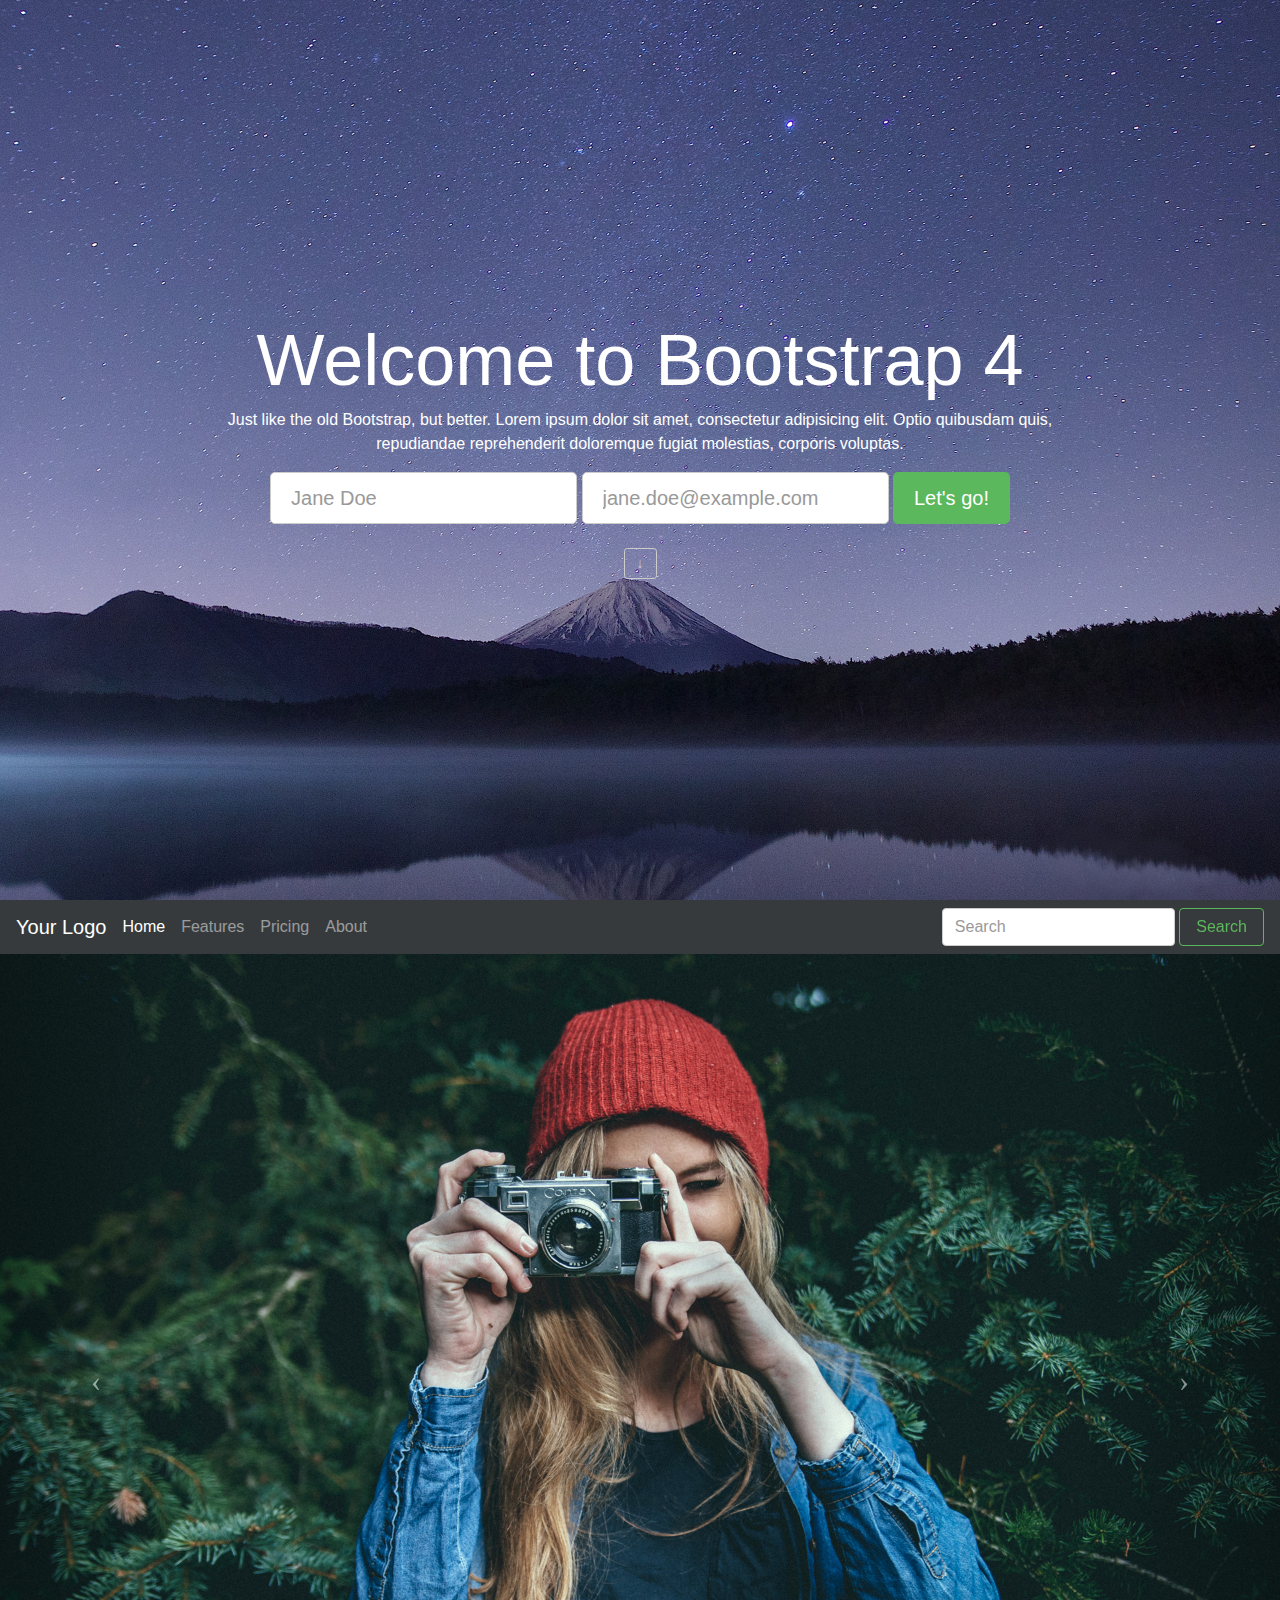
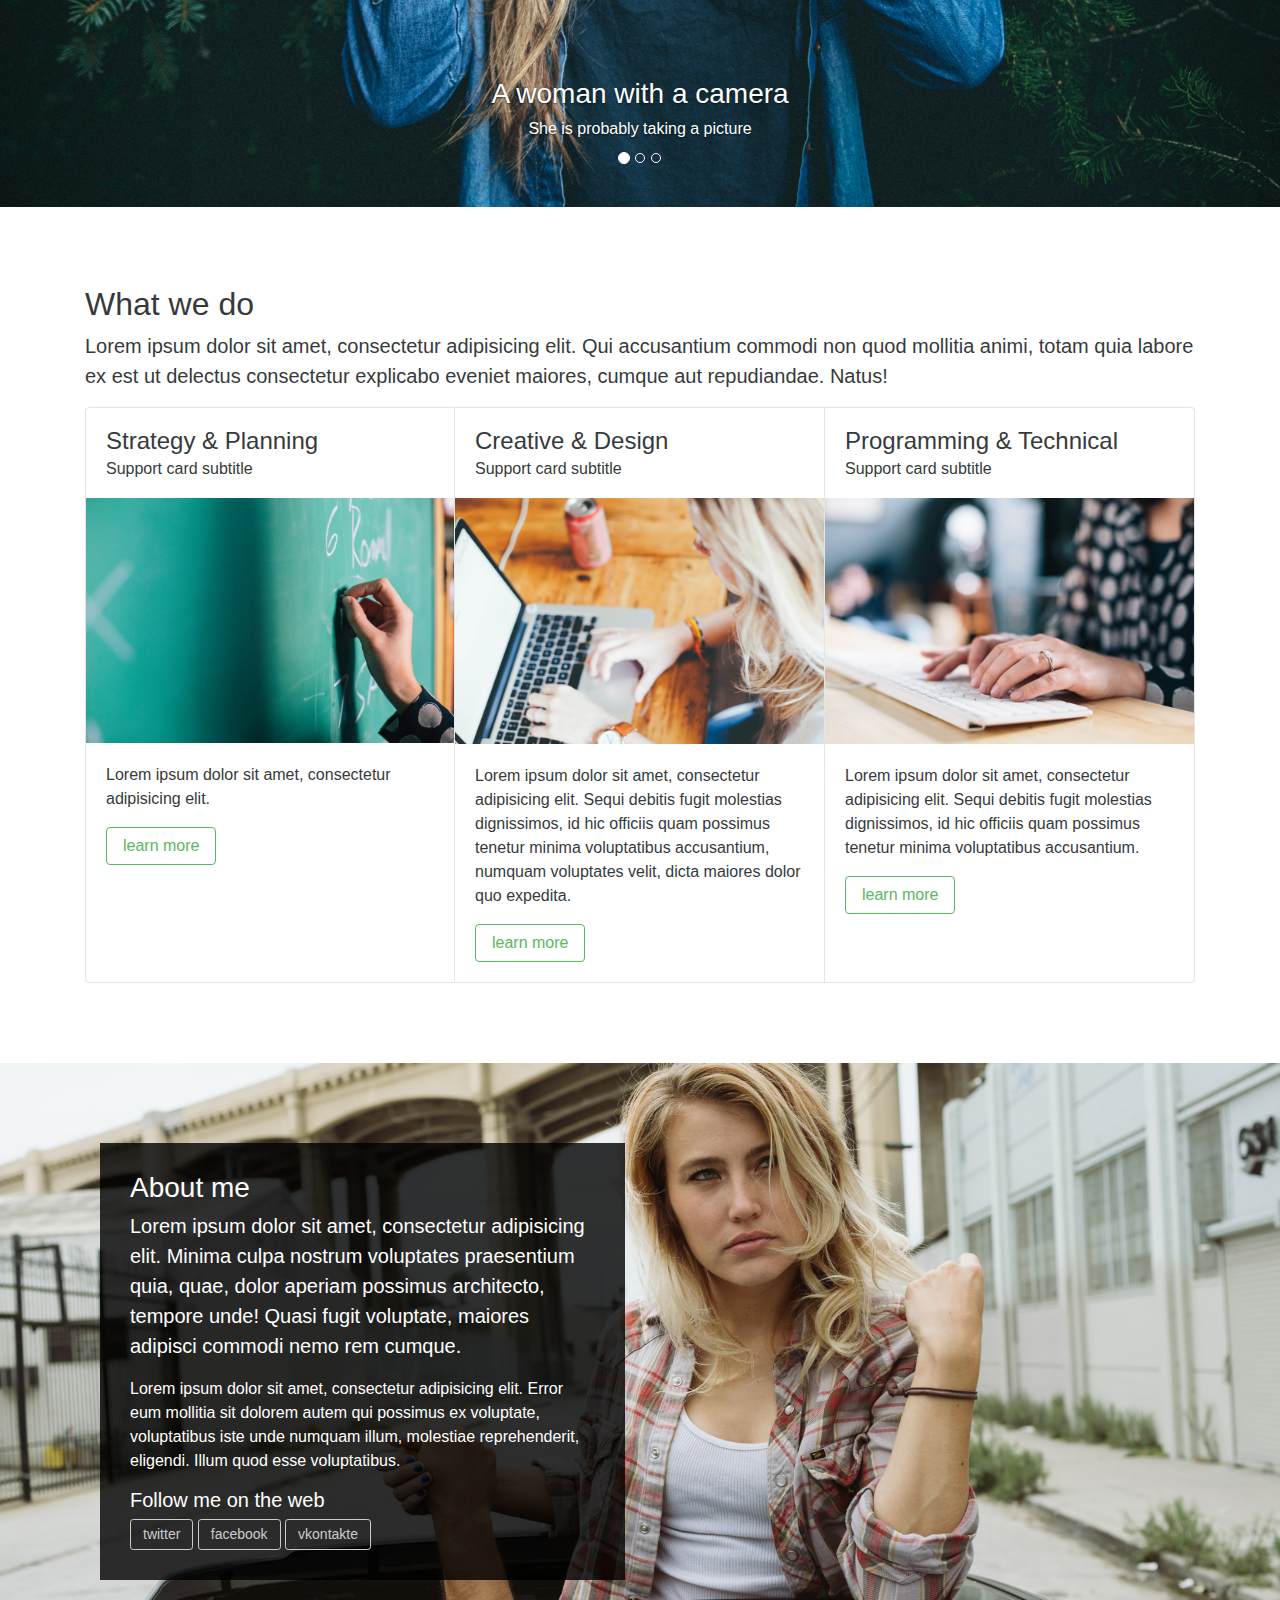
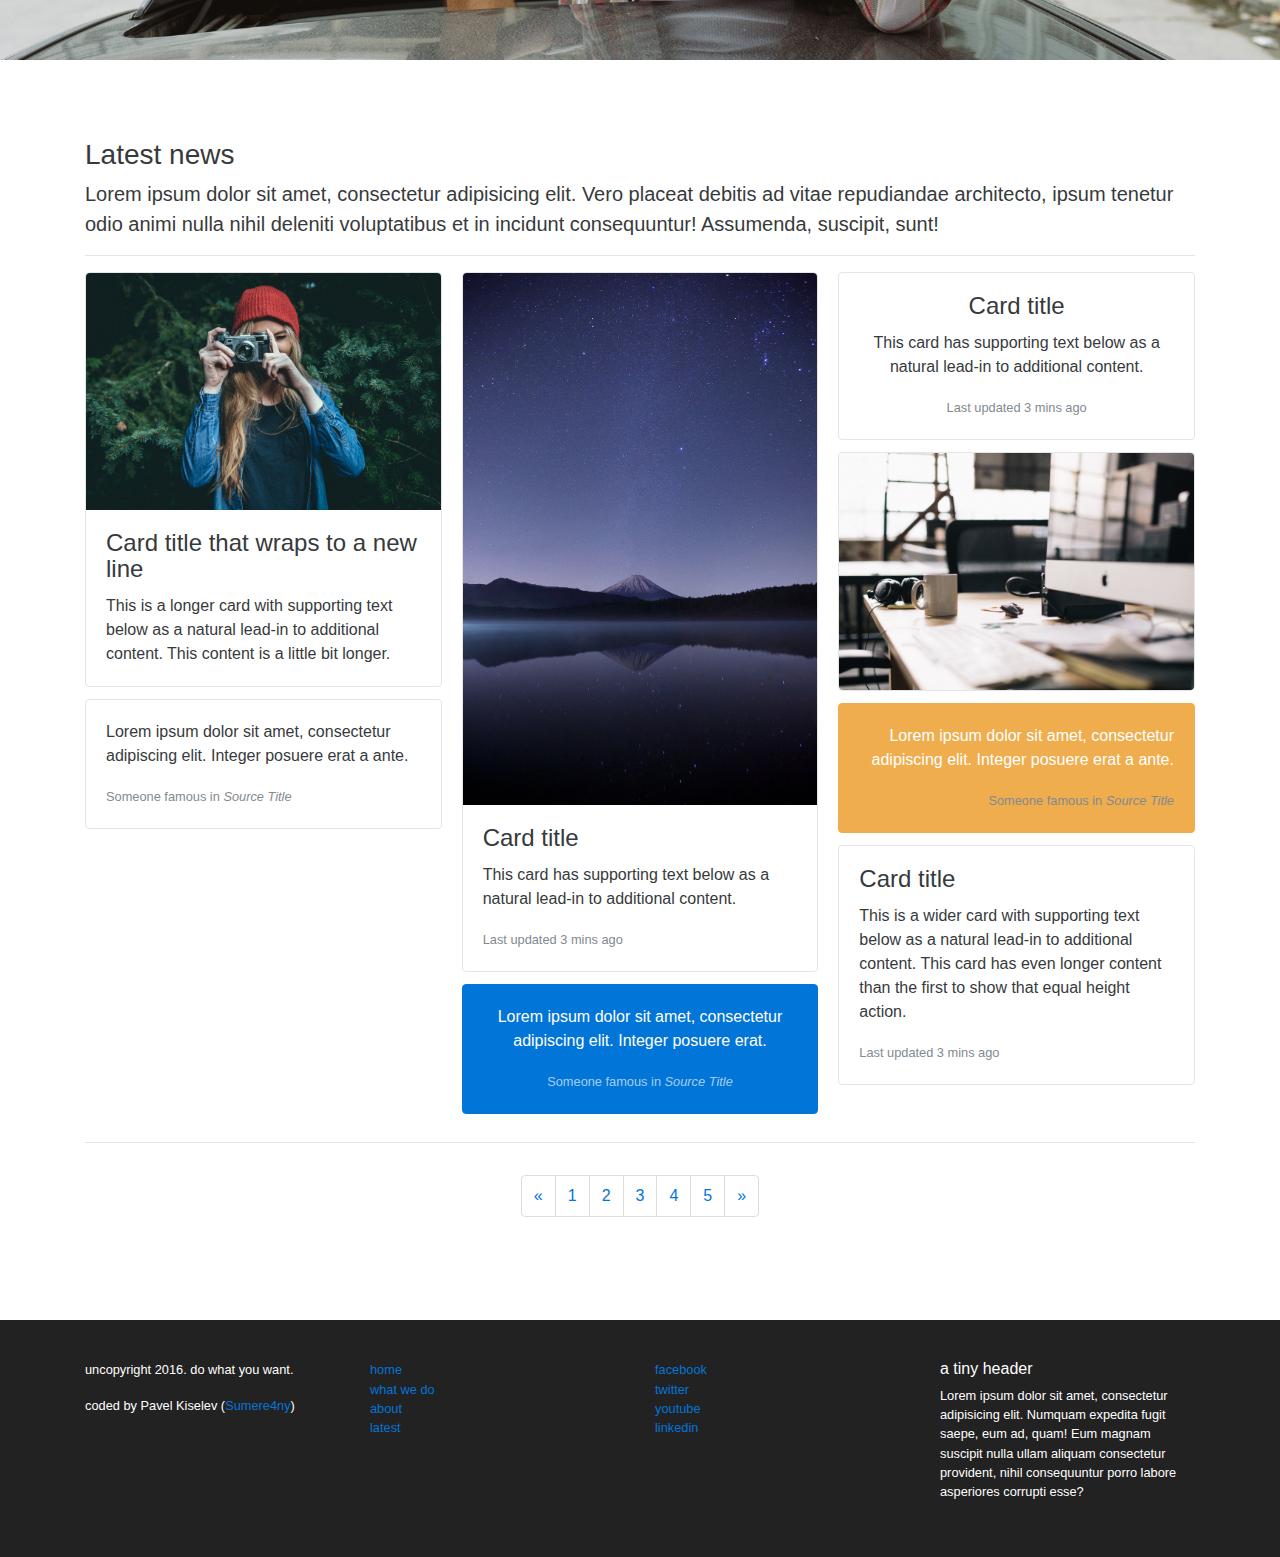
<file: codecollege-site-01/index.html>
<!DOCTYPE html>
<html lang="en">
  <head>
    <!-- Required meta tags always come first -->
    <meta charset="utf-8">
    <meta name="viewport" content="width=device-width, initial-scale=1, shrink-to-fit=no">
    <meta http-equiv="x-ua-compatible" content="ie=edge">

    <!-- Bootstrap CSS -->
    <link rel="stylesheet" href="assets/bootstrap.min.css">

    <!-- Custom CSS -->
    <link rel="stylesheet" href="assets/styles.css">

  </head>
  <body>

    <section id="cover">
        <div id="cover-caption">
            <div class="container">
                <div class="col-sm-10 col-sm-offset-1">
                    <h1 class="display-3">Welcome to Bootstrap 4</h1>
                    <p>Just like the old Bootstrap, but better. Lorem ipsum dolor sit amet, consectetur adipisicing elit. Optio quibusdam quis, repudiandae reprehenderit doloremque fugiat molestias, corporis voluptas.</p>

                    <form action="" class="form-inline">
                        <div class="form-group">
                            <label class="sr-only">Name</label>
                            <input type="text" class="form-control form-control-lg" placeholder="Jane Doe">
                        </div>
                        <div class="form-group">
                            <label class="sr-only">Email</label>
                            <input type="text" class="form-control form-control-lg" placeholder="jane.doe@example.com">
                        </div>
                        <button type="submit" class="btn btn-success btn-lg">Let's go!</button>
                    </form>

                    <br>

                    <a href="#nav-main" class="btn btn-secondary-outline btn-sm" role="button">&darr;</a>
                </div>
            </div>
        </div>
    </section>

    <nav class="navbar navbar-dark bg-inverse navbar-full" id="nav-main">
        <a class="navbar-brand" href="#">Your Logo</a>
        <ul class="nav navbar-nav">
            <li class="nav-item active">
                <a class="nav-link" href="#">Home <span class="sr-only">(current)</span></a>
            </li>
            <li class="nav-item">
                <a class="nav-link" href="#">Features</a>
            </li>
            <li class="nav-item">
                <a class="nav-link" href="#">Pricing</a>
            </li>
            <li class="nav-item">
                <a class="nav-link" href="#">About</a>
            </li>
        </ul>
        <form class="form-inline pull-xs-right">
            <input class="form-control" type="text" placeholder="Search">
            <button class="btn btn-success-outline" type="submit">Search</button>
        </form>
    </nav>

    <section id="carousel">
        <div id="carousel-home" class="carousel slide" data-ride="carousel">
            <ol class="carousel-indicators">
                <li data-target="#carousel-home" data-slide-to="0" class="active"></li>
                <li data-target="#carousel-home" data-slide-to="1"></li>
                <li data-target="#carousel-home" data-slide-to="2"></li>
            </ol>
            <div class="carousel-inner" role="listbox">
                <div class="carousel-item active">
                    <img src="img/woman-camera.jpg" alt="Woman taking picture with a camera">

                    <div class="carousel-caption">
                        <h3>A woman with a camera</h3>
                        <p>She is probably taking a picture</p>
                    </div>
                </div>
                <div class="carousel-item">
                    <img src="img/spiderweb.jpg" alt="A wet spiderweb">

                    <div class="carousel-caption">
                        <h3>Down came the rain</h3>
                        <p>And washed the spider out</p>
                    </div>
                </div>
                <div class="carousel-item">
                    <img src="img/hearthand.jpg" alt="Two hands making a heart">

                    <div class="carousel-caption">
                        <h3>Making love</h3>
                        <p>With their hands...</p>
                    </div>
                </div>
            </div>
            <a class="left carousel-control" href="#carousel-home" role="button" data-slide="prev">
                <span class="icon-prev" aria-hidden="true"></span>
                <span class="sr-only">Previous</span>
            </a>
            <a class="right carousel-control" href="#carousel-home" role="button" data-slide="next">
                <span class="icon-next" aria-hidden="true"></span>
                <span class="sr-only">Next</span>
            </a>
        </div>
    </section>

    <section id="what-we-do">
         <div class="section-content">
             <div class="container">
                 <h2>What we do</h2>
                 <p class="lead">Lorem ipsum dolor sit amet, consectetur adipisicing elit. Qui accusantium commodi non quod mollitia animi, totam quia labore ex est ut delectus consectetur explicabo eveniet maiores, cumque aut repudiandae. Natus!</p>

                 <div class="row">
                     <div class="col-sm-12">
                         <div class="card-group">
                             <div class="card">
                                 <div class="card-block">
                                     <h4 class="card-title">Strategy &amp; Planning</h4>
                                     <h6 class="card-subtitle">Support card subtitle</h6>
                                 </div>
                                 <img src="img/chalkboard.jpg" alt="a chalkboard">
                                 <div class="card-block">
                                     <p class="card-text">Lorem ipsum dolor sit amet, consectetur adipisicing elit.</p>
                                     <button type="button" class="btn btn-success-outline" data-toggle="modal" data-target="#myModal">learn more</button>
                                 </div>
                             </div>

                             <div class="card">
                                 <div class="card-block">
                                     <h4 class="card-title">Creative &amp; Design</h4>
                                     <h6 class="card-subtitle">Support card subtitle</h6>
                                 </div>
                                 <img src="img/working.jpg" alt="working on a laptop">
                                 <div class="card-block">
                                     <p class="card-text">Lorem ipsum dolor sit amet, consectetur adipisicing elit. Sequi debitis fugit molestias dignissimos, id hic officiis quam possimus tenetur minima voluptatibus accusantium, numquam voluptates velit, dicta maiores dolor quo expedita.</p>
                                     <button type="button" class="btn btn-success-outline" data-toggle="modal" data-target="#myModal">learn more</button>
                                 </div>
                             </div>

                             <div class="card">
                                 <div class="card-block">
                                     <h4 class="card-title">Programming &amp; Technical</h4>
                                     <h6 class="card-subtitle">Support card subtitle</h6>
                                 </div>
                                 <img src="img/programming.jpg" alt="fingers typing on a keyboard">
                                 <div class="card-block">
                                     <p class="card-text">Lorem ipsum dolor sit amet, consectetur adipisicing elit. Sequi debitis fugit molestias dignissimos, id hic officiis quam possimus tenetur minima voluptatibus accusantium.</p>
                                     <button type="button" class="btn btn-success-outline" data-toggle="modal" data-target="#myModal">learn more</button>
                                 </div>
                             </div>
                         </div>
                     </div>
                 </div>
             </div>
         </div>
    </section>

    <section id="about">
        <div class="section-content">
            <div class="container">
                <div class="col-md-6">
                    <div class="about-text">
                        <h3>About me</h3>
                        <p class="lead">Lorem ipsum dolor sit amet, consectetur adipisicing elit. Minima culpa nostrum voluptates praesentium quia, quae, dolor aperiam possimus architecto, tempore unde! Quasi fugit voluptate, maiores adipisci commodi nemo rem cumque.</p>
                        <p>Lorem ipsum dolor sit amet, consectetur adipisicing elit. Error eum mollitia sit dolorem autem qui possimus ex voluptate, voluptatibus iste unde numquam illum, molestiae reprehenderit, eligendi. Illum quod esse voluptatibus.</p>

                        <h5>Follow me on the web</h5>
                        <a href="" class="btn btn-sm btn-secondary-outline">twitter</a>
                        <a href="" class="btn btn-sm btn-secondary-outline">facebook</a>
                        <a href="" class="btn btn-sm btn-secondary-outline">vkontakte</a>
                    </div>
                </div>
            </div>
        </div>
    </section>

    <section id="news">
        <div class="section-content">
            <div class="container">

                <h3>Latest news</h3>
                <p class="lead">Lorem ipsum dolor sit amet, consectetur adipisicing elit. Vero placeat debitis ad vitae repudiandae architecto, ipsum tenetur odio animi nulla nihil deleniti voluptatibus et in incidunt consequuntur! Assumenda, suscipit, sunt!</p>

                <hr>

                <div class="row">
                    <div class="col-sm-12">

                        <div class="card-columns">
                            <div class="card">
                                <img class="card-img-top" src="img/woman-camera.jpg" alt="woman with a camera">
                                <div class="card-block">
                                    <h4 class="card-title">Card title that wraps to a new line</h4>
                                    <p class="card-text">This is a longer card with supporting text below as a natural lead-in to additional content. This content is a little bit longer.</p>
                                </div>
                            </div>
                            <div class="card card-block">
                                <blockquote class="card-blockquote">
                                    <p>Lorem ipsum dolor sit amet, consectetur adipiscing elit. Integer posuere erat a ante.</p>
                                    <footer>
                                        <small class="text-muted">
                                        Someone famous in <cite title="Source Title">Source Title</cite>
                                        </small>
                                    </footer>
                                </blockquote>
                            </div>
                            <div class="card">
                                <img class="card-img-top" src="img/stars.jpg" alt="landscape photography of stars">
                                <div class="card-block">
                                    <h4 class="card-title">Card title</h4>
                                    <p class="card-text">This card has supporting text below as a natural lead-in to additional content.</p>
                                    <p class="card-text"><small class="text-muted">Last updated 3 mins ago</small></p>
                                </div>
                            </div>
                            <div class="card card-block card-inverse card-primary text-xs-center">
                                <blockquote class="card-blockquote">
                                    <p>Lorem ipsum dolor sit amet, consectetur adipiscing elit. Integer posuere erat.</p>
                                    <footer>
                                        <small>
                                        Someone famous in <cite title="Source Title">Source Title</cite>
                                        </small>
                                    </footer>
                                </blockquote>
                            </div>
                            <div class="card card-block text-xs-center">
                                <h4 class="card-title">Card title</h4>
                                <p class="card-text">This card has supporting text below as a natural lead-in to additional content.</p>
                                <p class="card-text"><small class="text-muted">Last updated 3 mins ago</small></p>
                            </div>
                            <div class="card">
                                <img class="card-img" src="img/computer.jpg" alt="A desktop with a computer on it">
                            </div>
                            <div class="card card-block text-xs-right card-warning card-inverse">
                                <blockquote class="card-blockquote">
                                    <p>Lorem ipsum dolor sit amet, consectetur adipiscing elit. Integer posuere erat a ante.</p>
                                    <footer>
                                        <small class="text-muted">
                                        Someone famous in <cite title="Source Title">Source Title</cite>
                                        </small>
                                    </footer>
                                </blockquote>
                            </div>
                            <div class="card card-block">
                                <h4 class="card-title">Card title</h4>
                                <p class="card-text">This is a wider card with supporting text below as a natural lead-in to additional content. This card has even longer content than the first to show that equal height action.</p>
                                <p class="card-text"><small class="text-muted">Last updated 3 mins ago</small></p>
                            </div>
                        </div>

                        <hr>

                        <nav class="text-xs-center">
                            <ul class="pagination">
                                <li class="page-item">
                                    <a class="page-link" href="#" aria-label="Previous">
                                        <span aria-hidden="true">&laquo;</span>
                                        <span class="sr-only">Previous</span>
                                    </a>
                                </li>
                                <li class="page-item"><a class="page-link" href="#">1</a></li>
                                <li class="page-item"><a class="page-link" href="#">2</a></li>
                                <li class="page-item"><a class="page-link" href="#">3</a></li>
                                <li class="page-item"><a class="page-link" href="#">4</a></li>
                                <li class="page-item"><a class="page-link" href="#">5</a></li>
                                <li class="page-item">
                                    <a class="page-link" href="#" aria-label="Next">
                                        <span aria-hidden="true">&raquo;</span>
                                        <span class="sr-only">Next</span>
                                    </a>
                                </li>
                            </ul>
                        </nav>

                    </div>
                </div>

            </div>
        </div>
    </section>

    <footer id="footer-main">
        <div class="container">
            <div class="row">
                <div class="col-sm-3">
                    <p>uncopyright 2016. do what you want.</p>
                    <p>coded by Pavel Kiselev (<a href="https://sumere4ny.github.io/">Sumere4ny</a>)</p>
                </div>
                <div class="col-sm-3">
                    <ul class="list-unstyled">
                        <li><a href="">home</a></li>
                        <li><a href="">what we do</a></li>
                        <li><a href="">about</a></li>
                        <li><a href="">latest</a></li>
                    </ul>
                </div>
                <div class="col-sm-3">
                    <ul class="list-unstyled">
                        <li><a href="">facebook</a></li>
                        <li><a href="">twitter</a></li>
                        <li><a href="">youtube</a></li>
                        <li><a href="">linkedin</a></li>
                    </ul>
                </div>
                <div class="col-sm-3">
                    <h6>a tiny header</h6>
                    <p>Lorem ipsum dolor sit amet, consectetur adipisicing elit. Numquam expedita fugit saepe, eum ad, quam! Eum magnam suscipit nulla ullam aliquam consectetur provident, nihil consequuntur porro labore asperiores corrupti esse?</p>
                </div>
            </div>
        </div>
    </footer>

    <!-- jQuery first, then Bootstrap JS. -->
    <script src="https://ajax.googleapis.com/ajax/libs/jquery/2.1.4/jquery.min.js"></script>
    <script src="assets/bootstrap.min.js"></script>
  </body>
</html>
</file>
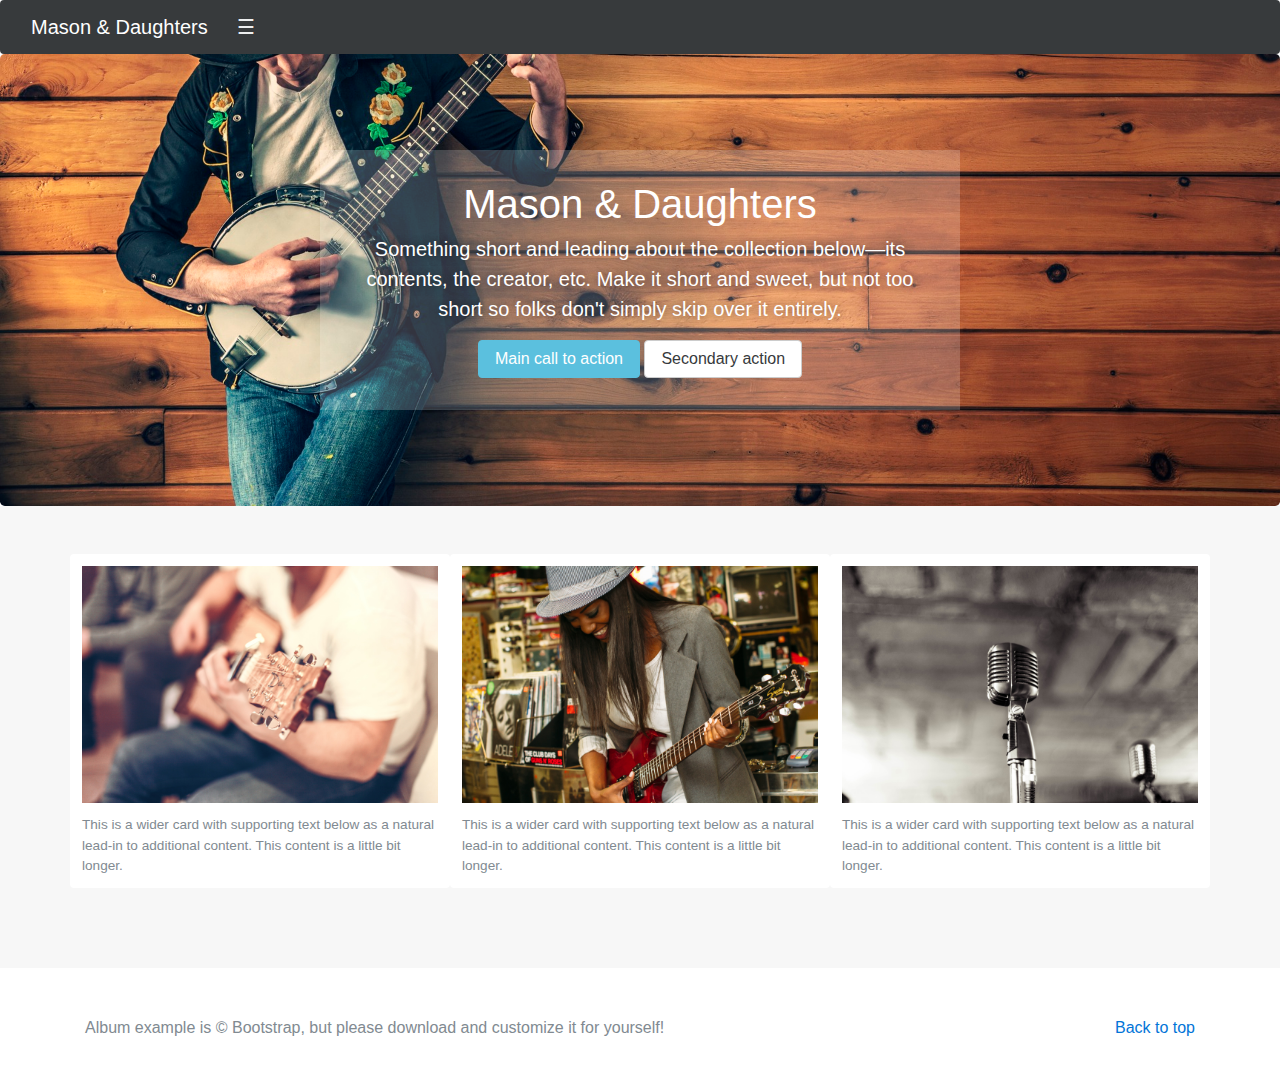
<file: codecollege-site-02/index.html>
<!DOCTYPE html>
<html lang="en">
<head>
    <!-- Required meta tags always come first -->
    <meta charset="utf-8">
    <meta name="viewport" content="width=device-width, initial-scale=1, shrink-to-fit=no">
    <meta http-equiv="x-ua-compatible" content="ie=edge">

    <!-- Bootstrap CSS -->
    <link rel="stylesheet" href="assets/bootstrap.min.css">

    <!-- Custom CSS -->
    <link rel="stylesheet" href="assets/styles.css">

</head>
<body>

    <div class="navbar-collapse collapse inverse" id="navbar-header">
        <div class="container-fluid">
            <div class="about">
                <h4>About</h4>
                <p class="text-muted">Add some information about the album below, the author, or any other background context. Make it a few sentences long so folks can pick up some informative tidbits. Then, link them off to some social networking sites or contact information.</p>
            </div>
            <div class="social">
                <h4>Contact</h4>
                <ul class="list-unstyled">
                    <li><a href="#">Follow on Twitter</a></li>
                    <li><a href="#">Like on Facebook</a></li>
                    <li><a href="#">Email me</a></li>
                </ul>
            </div>
        </div>
    </div>
    <div class="navbar navbar-static-top navbar-dark bg-inverse">
        <div class="container-fluid">
            <button class="navbar-toggler" type="button" data-toggle="collapse" data-target="#navbar-header">
            &#9776;
            </button>
            <a href="#" class="navbar-brand">Mason &amp; Daughters</a>
        </div>
    </div>

    <section class="jumbotron text-xs-center">
        <div class="container">
            <h1 class="jumbotron-heading">Mason &amp; Daughters</h1>
            <p class="lead text-muted">Something short and leading about the collection below—its contents, the creator, etc. Make it short and sweet, but not too short so folks don't simply skip over it entirely.</p>
            <div>
                <a href="#" class="btn btn-info">Main call to action</a>
                <a href="#" class="btn btn-secondary">Secondary action</a>
            </div>
        </div>
    </section>

    <div class="album text-muted">
        <div class="container">

            <div class="row">
                <div class="card">
                    <img src="img/guitar.jpg" alt="Guitar">
                    <p class="card-text">This is a wider card with supporting text below as a natural lead-in to additional content. This content is a little bit longer.</p>
                </div>
                <div class="card">
                    <img src="img/lady-guitar.jpg" alt="A woman playing a guitar">
                    <p class="card-text">This is a wider card with supporting text below as a natural lead-in to additional content. This content is a little bit longer.</p>
                </div>
                <div class="card">
                    <img src="img/mic.jpg" alt="Microphone">
                    <p class="card-text">This is a wider card with supporting text below as a natural lead-in to additional content. This content is a little bit longer.</p>
                </div>
            </div>

        </div>
    </div>

    <footer class="text-muted">
        <div class="container">
            <p class="pull-xs-right">
                <a href="#">Back to top</a>
            </p>
            <p>Album example is &copy; Bootstrap, but please download and customize it for yourself!</p>
        </div>
    </footer>

    <!-- jQuery first, then Bootstrap JS. -->
    <script src="https://ajax.googleapis.com/ajax/libs/jquery/2.1.4/jquery.min.js"></script>
    <script src="assets/bootstrap.min.js"></script>
</body>
</html>
</file>
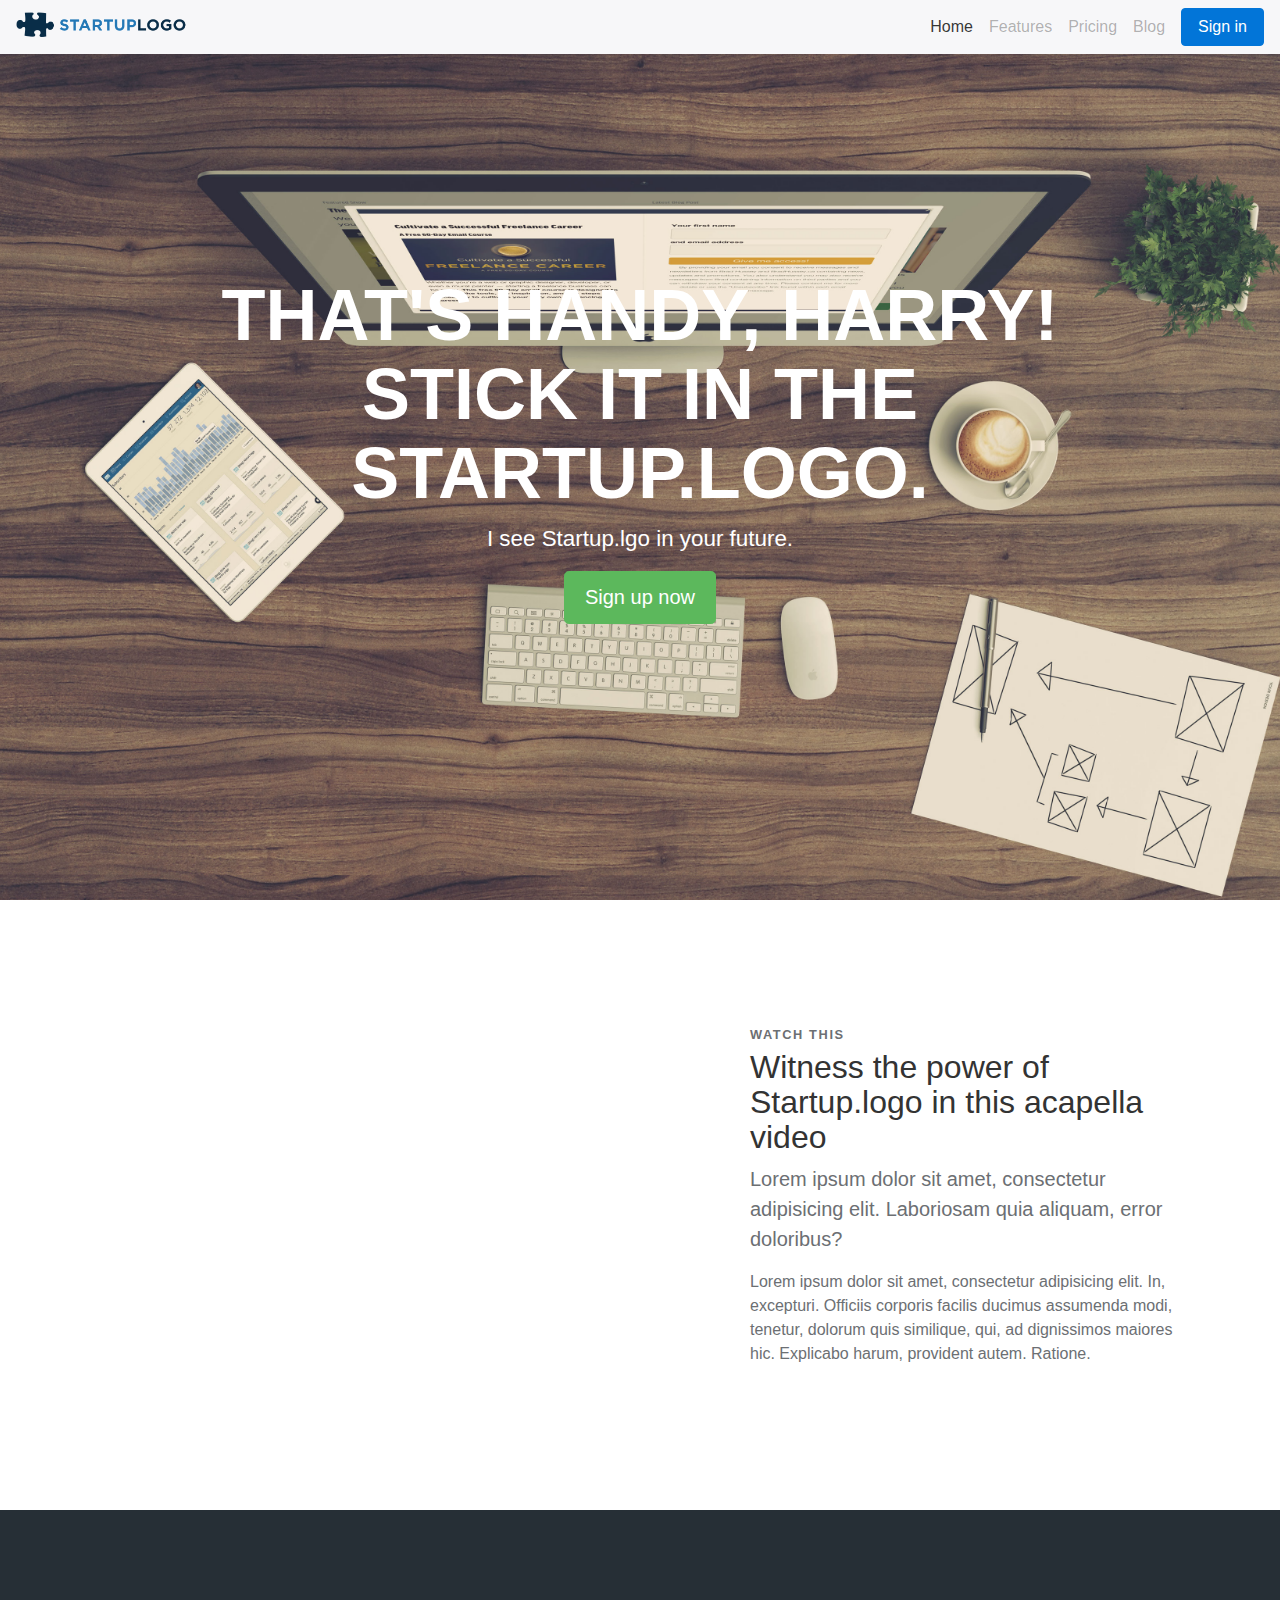
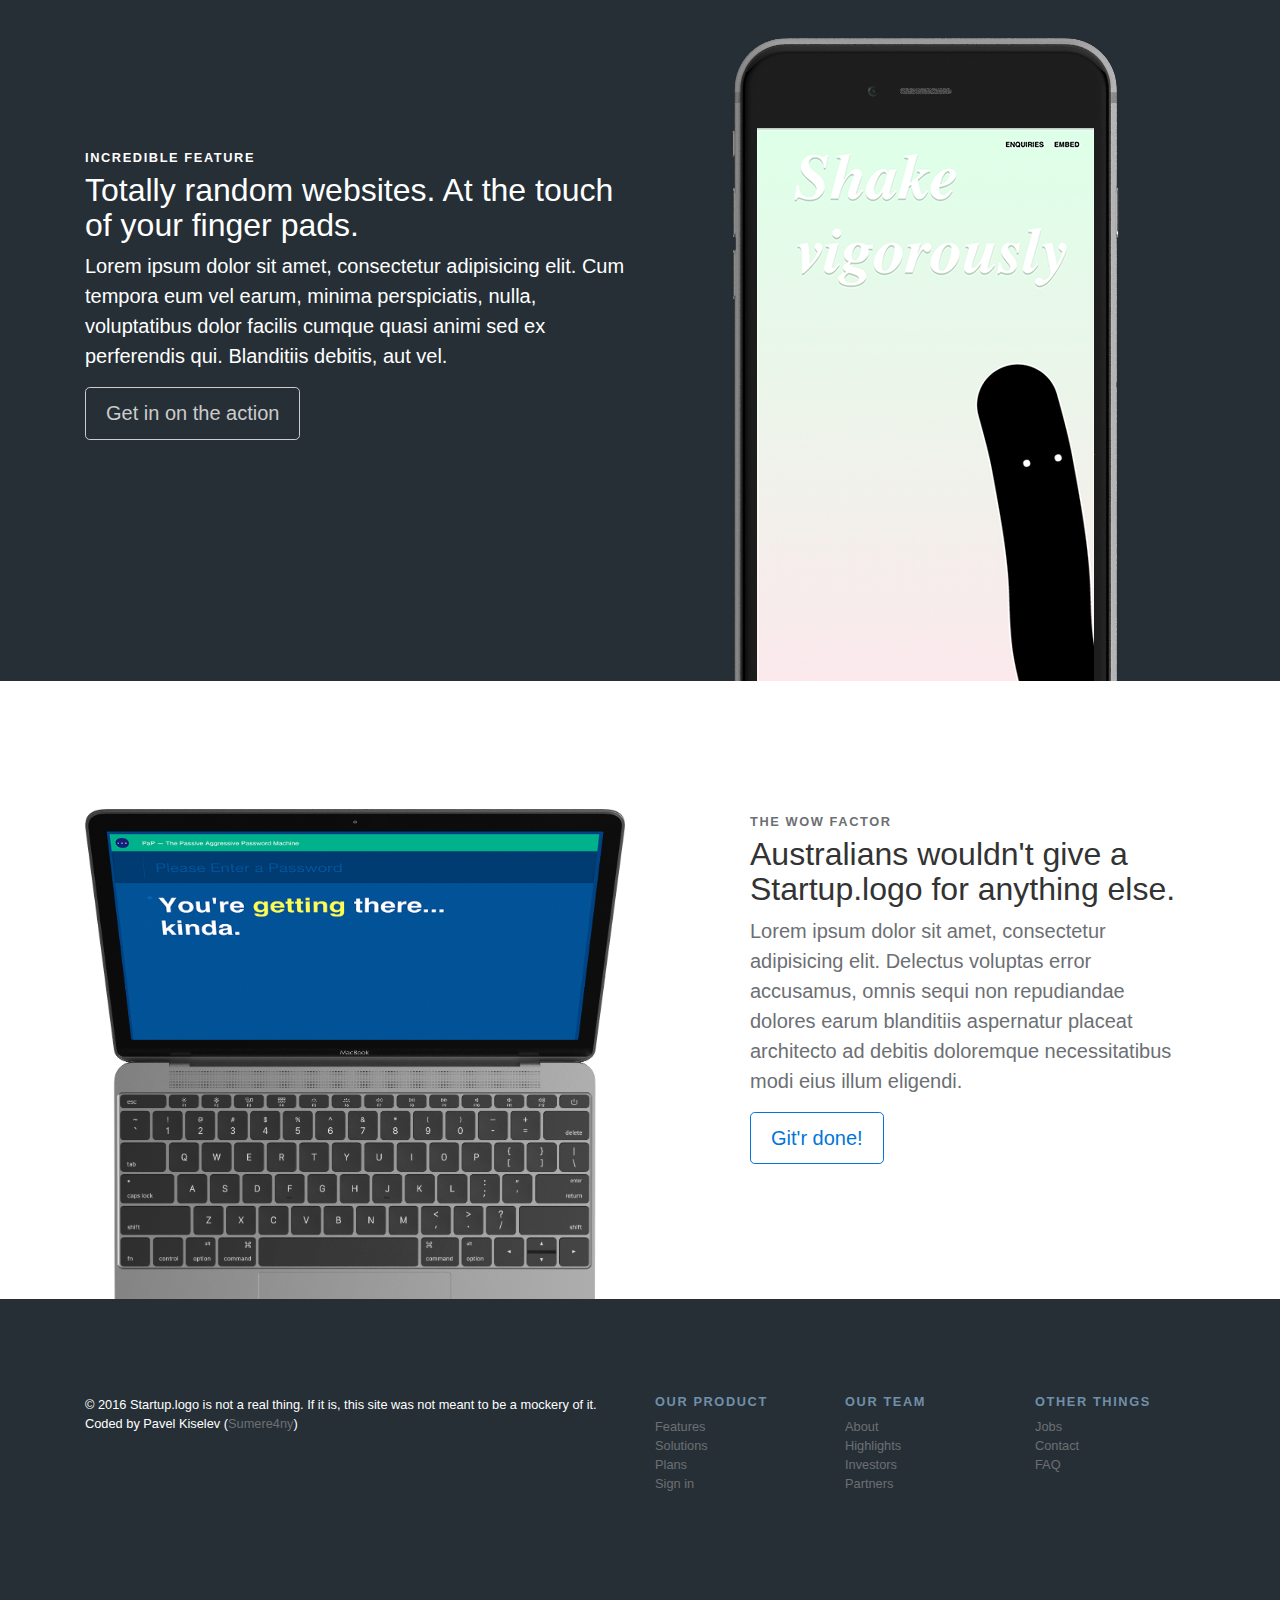
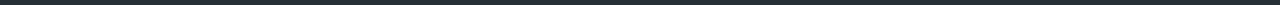
<file: codecollege-site-03/index.html>
<!DOCTYPE html>
<html lang="en">
  <head>
    <!-- Required meta tags always come first -->
    <meta charset="utf-8">
    <meta name="viewport" content="width=device-width, initial-scale=1, shrink-to-fit=no">
    <meta http-equiv="x-ua-compatible" content="ie=edge">

    <!-- Bootstrap CSS -->
    <link rel="stylesheet" href="assets/bootstrap.min.css">

    <!-- Custom CSS -->
    <link rel="stylesheet" href="assets/styles.css">

  </head>
  <body>

    <nav class="navbar navbar-light bg-faded navbar-fixed-top">
        <button class="navbar-toggler hidden-sm-up" type="button" data-toggle="collapse" data-target="#startupNavbar">
        &#9776;
        </button>
        <a class="navbar-brand" href="#"><img src="img/logo.png" alt="startup.logo" height="26"></a>
        <div class="collapse navbar-toggleable-xs" id="startupNavbar">
            <ul class="nav navbar-nav pull-sm-right">
                <li class="nav-item active">
                    <a class="nav-link" href="#">Home <span class="sr-only">(current)</span></a>
                </li>
                <li class="nav-item">
                    <a class="nav-link" href="#">Features</a>
                </li>
                <li class="nav-item">
                    <a class="nav-link" href="#">Pricing</a>
                </li>
                <li class="nav-item">
                    <a class="nav-link" href="#">Blog</a>
                </li>
                <li class="nav-item">
                    <a class="btn btn-primary" href="#">Sign in</a>
                </li>
            </ul>
        </div>
    </nav>

    <div id="stage">
        <div id="stage-caption">
            <h1 class="display-3">That's handy, Harry! Stick it in the Startup.logo.</h1>
            <p>I see Startup.lgo in your future.</p>
            <a href="" class="btn btn-lg btn-success">Sign up now</a>
        </div>
    </div>

    <section id="feature-one">
        <div class="container">
            <div class="row">
                <div class="feature-content">
                    <div class="col-lg-6">
                        <iframe width="100%" height="315" src="https://www.youtube.com/embed/ZTLAx3VDX7g" frameborder="0" allowfullscreen></iframe>
                    </div>
                    <div class="col-lg-5 col-lg-offset-1">
                        <h6>Watch this</h6>
                        <h2>Witness the power of Startup.logo in this acapella video</h2>
                        <p class="lead">Lorem ipsum dolor sit amet, consectetur adipisicing elit. Laboriosam quia aliquam, error doloribus?</p>
                        <p>Lorem ipsum dolor sit amet, consectetur adipisicing elit. In, excepturi. Officiis corporis facilis ducimus assumenda modi, tenetur, dolorum quis similique, qui, ad dignissimos maiores hic. Explicabo harum, provident autem. Ratione.</p>
                    </div>
                </div>
            </div>
        </div>
    </section>

    <section id="feature-two" class="feature-dark">
        <div class="container">
            <div class="row">
                <div class="feature-content">
                    <div class="col-lg-6 feature-caption">
                        <h6>Incredible feature</h6>
                        <h2>Totally random websites. At the touch of your finger pads.</h2>
                        <p class="lead">Lorem ipsum dolor sit amet, consectetur adipisicing elit. Cum tempora eum vel earum, minima perspiciatis, nulla, voluptatibus dolor facilis cumque quasi animi sed ex perferendis qui. Blanditiis debitis, aut vel.</p>
                        <a href="" role="button" class="btn btn-secondary-outline btn-lg">Get in on the action</a>
                    </div>
                    <div class="col-lg-6 text-sm-center hidden-md-down">

                        <!-- screenshot: http://www.staggeringbeauty.com/ -->
                        <img src="img/iphone.png" alt="iphone">
                    </div>
                </div>
            </div>
        </div>
    </section>

    <section id="feature-three">
        <div class="container">
            <div class="row">
                <div class="feature-content">
                    <div class="col-lg-6 hidden-md-down">

                        <!-- screenshot: http://www.trypap.com/ -->
                        <img src="img/macbook.png" alt="macbook">
                    </div>
                    <div class="col-lg-5 col-lg-offset-1">
                        <h6>The wow factor</h6>
                        <h2>Australians wouldn't give a Startup.logo for anything else.</h2>
                        <p class="lead">Lorem ipsum dolor sit amet, consectetur adipisicing elit. Delectus voluptas error accusamus, omnis sequi non repudiandae dolores earum blanditiis aspernatur placeat architecto ad debitis doloremque necessitatibus modi eius illum eligendi.</p>
                        <a href="" role="button" class="btn btn-primary-outline btn-lg">Git'r done!</a>
                    </div>
                </div>
            </div>
        </div>
    </section>

    <footer id="main-footer">
        <div class="container">
            <div class="row">
                <div class="col-md-6">
                    &copy; 2016 Startup.logo is not a real thing. If it is, this site was not meant to be a mockery of it. <br>
                    Coded by Pavel Kiselev (<a href="https://sumere4ny.github.io/">Sumere4ny</a>)
                </div>
                <div class="col-md-2">
                    <h6>Our product</h6>
                    <ul class="list-unstyled">
                        <li><a href="">Features</a></li>
                        <li><a href="">Solutions</a></li>
                        <li><a href="">Plans</a></li>
                        <li><a href="">Sign in</a></li>
                    </ul>
                </div>
                <div class="col-md-2">
                    <h6>Our team</h6>
                    <ul class="list-unstyled">
                        <li><a href="">About</a></li>
                        <li><a href="">Highlights</a></li>
                        <li><a href="">Investors</a></li>
                        <li><a href="">Partners</a></li>
                    </ul>
                </div>
                <div class="col-md-2">
                    <h6>Other things</h6>
                    <ul class="list-unstyled">
                        <li><a href="">Jobs</a></li>
                        <li><a href="">Contact</a></li>
                        <li><a href="">FAQ</a></li>
                    </ul>
                </div>
            </div>
        </div>
    </footer>

    <!-- jQuery first, then Bootstrap JS. -->
    <script src="https://ajax.googleapis.com/ajax/libs/jquery/2.1.4/jquery.min.js"></script>
    <script src="assets/bootstrap.min.js"></script>
</body>
</html>
</file>
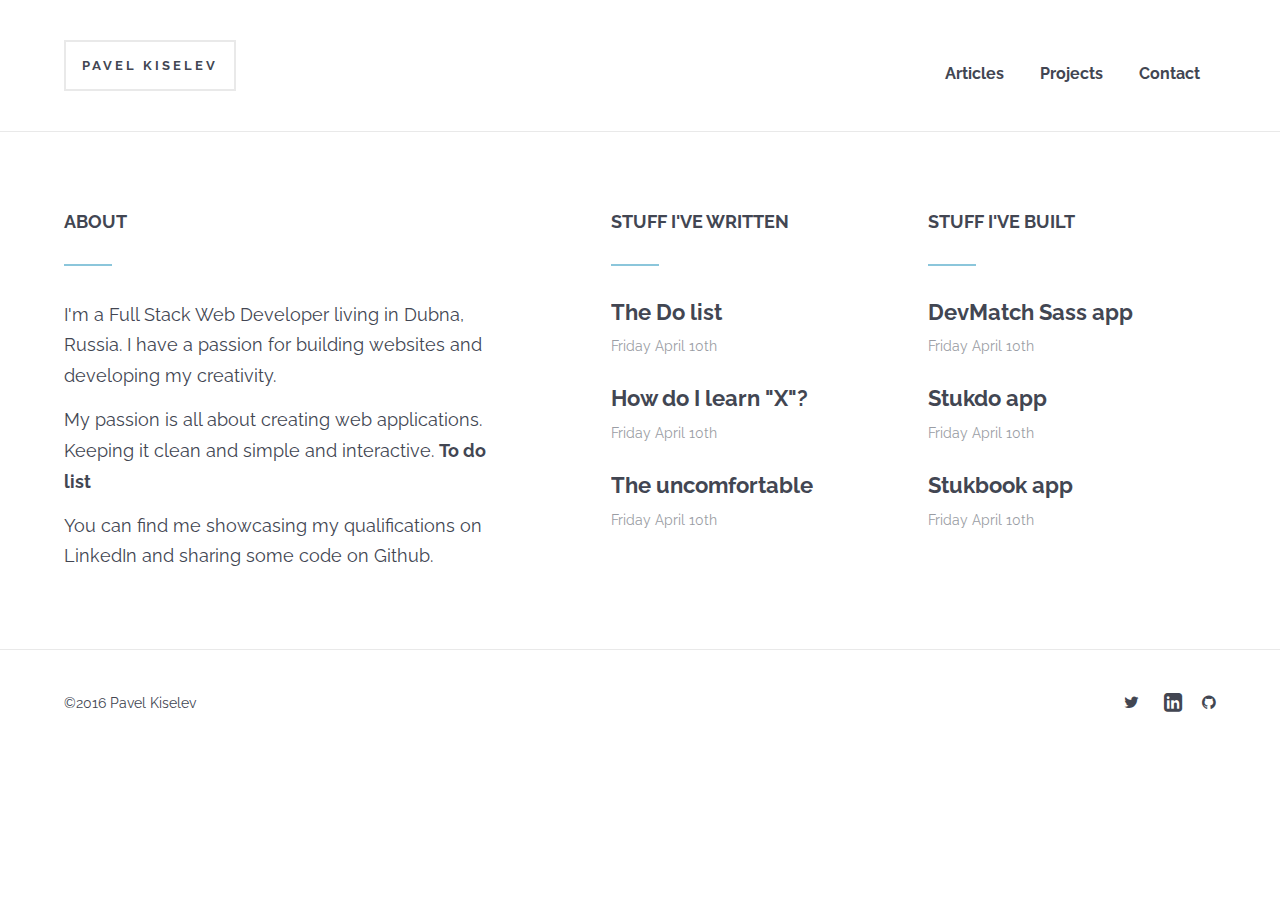
<file: Personal Blog Pages/index.html>
<!DOCTYPE html>
<html>
	<head>
		<title>Pavel Kiselev - Web Developer</title>
		<link href='https://fonts.googleapis.com/css?family=Raleway:400,700' rel='stylesheet' type='text/css'>
		<link rel="stylesheet" href="https://maxcdn.bootstrapcdn.com/font-awesome/4.4.0/css/font-awesome.min.css">
		<link rel="stylesheet" href="css/application.css">
	</head>
	<body>
		<header id="main-navigation" class="clearfix">
			<a href="#" class="name">Pavel Kiselev</a>
			<nav>
				<a href="articles.html">Articles</a>
				<a href="projects.html">Projects</a>
				<a href="contact.html">Contact</a>
			</nav>
		</header>

		<div class="wrapper wrapper_padding clearfix">
			<div class="col-1 about homepage_content">
				<h2>About</h2>
				<hr>
				<p>I'm a Full Stack Web Developer living in Dubna, Russia. I have a passion for building websites and developing my creativity.</p>
				<p>My passion is all about creating web applications. Keeping it clean and simple and interactive. <a href="#">To do list</a> </p>
				<p>You can find me showcasing my qualifications on LinkedIn and sharing some code on Github.</p>
			</div>
			<div class="col-2 homepage_content">
				<h2>Stuff I've written</h2>
				<hr>
				<h3><a href="#">The Do list</a></h3>
				<p class="date">Friday April 10th</p>
				<h3><a href="#">How do I learn "X"?</a></h3>
				<p class="date">Friday April 10th</p>
				<h3><a href="#">The uncomfortable</a></h3>
				<p class="date">Friday April 10th</p>
			</div>
			<div class="col-3 homepage_content">
				<h2>Stuff I've built</h2>
				<hr>
				<h3><a href="#">DevMatch Sass app</a></h3>
				<p class="date">Friday April 10th</p>
				<h3><a href="#">Stukdo app</a></h3>
				<p class="date">Friday April 10th</p>
				<h3><a href="#">Stukbook app</a></h3>
				<p class="date">Friday April 10th</p>
			</div>
		</div>

		<footer id="main_footer">
			<p class="copyright">&copy;2016 Pavel Kiselev</p>	
			<nav>
				<a href="#"><i class="fa fa-twitter"></i></a>
				<a href="#"><i class="fa fa-linkedin-square fa-lg"></i></a>
				<a href="#"><i class="fa fa-github"></i></a>
			</nav>
		</footer>
	</body>
</html>
</file>
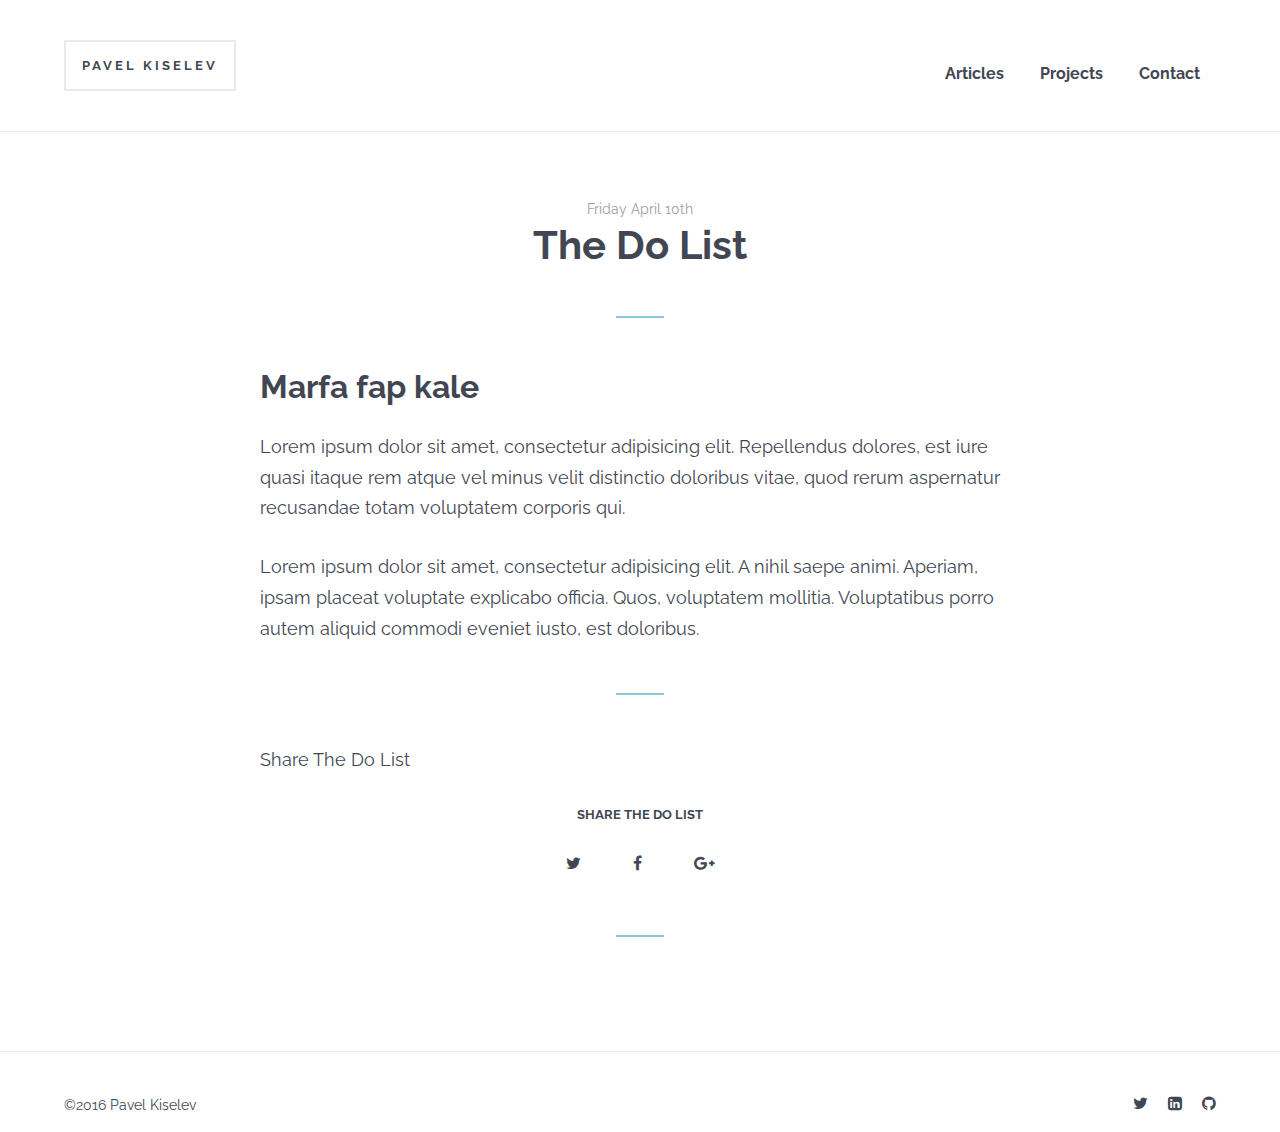
<file: Personal Blog Pages/articles.html>
<!DOCTYPE html>
<html>
	<head>
		<title>Pavel Kiselev - Creative Web Developement</title>
		<link href='https://fonts.googleapis.com/css?family=Raleway:400,700' rel='stylesheet' type='text/css'>
		<link rel="stylesheet" href="https://maxcdn.bootstrapcdn.com/font-awesome/4.4.0/css/font-awesome.min.css">
		<link rel="stylesheet" href="css/application.css">
	</head>
	<body>
		<header id="main-navigation" class="clearfix">
			<a href="index.html" class="name">Pavel Kiselev</a>
			<nav>
				<a href="articles.html">Articles</a>
				<a href="projects.html">Projects</a>
				<a href="contact.html">Contact</a>
			</nav>
		</header>

		<div id="post_show_content" class="skinny_wrapper wrapper_padding">
			<header>
				<p class="date">Friday April 10th</p>
				<h1>The Do List</h1>
				<hr>
			</header>

			<div id="post_content">
				<h2>Marfa fap kale</h2>
				<p>Lorem ipsum dolor sit amet, consectetur adipisicing elit. Repellendus dolores, est iure quasi itaque rem atque vel minus velit distinctio doloribus vitae, quod rerum aspernatur recusandae totam voluptatem corporis qui.</p>

				<p>Lorem ipsum dolor sit amet, consectetur adipisicing elit. A nihil saepe animi. Aperiam, ipsam placeat voluptate explicabo officia. Quos, voluptatem mollitia. Voluptatibus porro autem aliquid commodi eveniet iusto, est doloribus.</p>
			</div>

			<hr>
			<p>Share The Do List</p>
			<div id="share_box">
				<p>Share The Do List</p>
				<a href=""><i class="fa fa-twitter"></i></a>
				<a href=""><i class="fa fa-facebook"></i></a>
				<a href=""><i class="fa fa-google-plus"></i></a>
			</div>

			<hr>
			
		</div>

		<footer id="main_footer">
			<p class="copyright">&copy;2016 Pavel Kiselev</p>	
			<nav>
				<a href=""><i class="fa fa-twitter"></i></a>
				<a href=""><i class="fa fa-linkedin-square"></i></a>
				<a href=""><i class="fa fa-github"></i></a>
			</nav>
		</footer>
	</body>
</html>
</file>
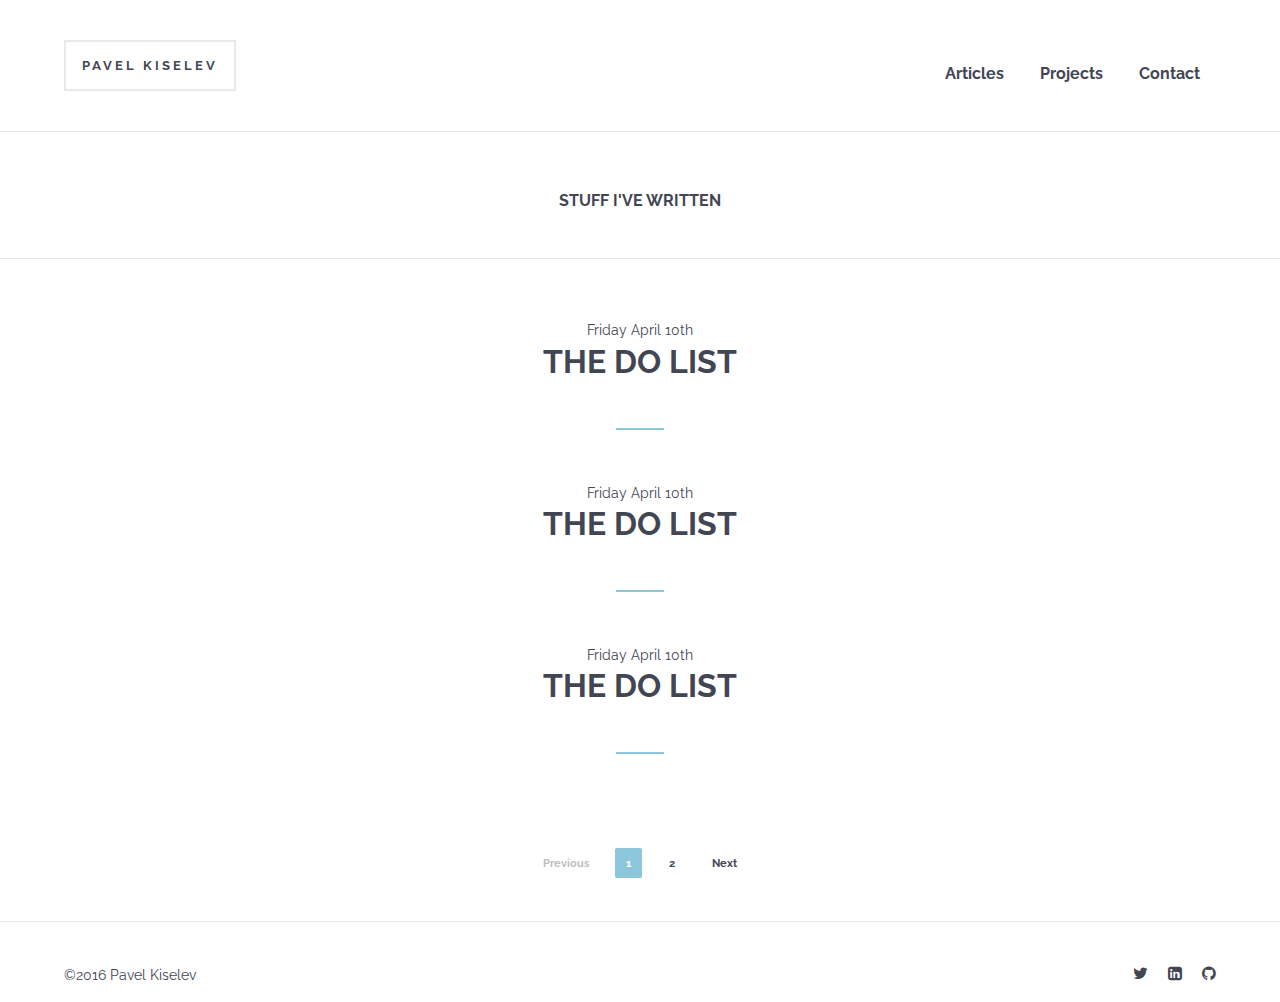
<file: Personal Blog Pages/projects.html>
<!DOCTYPE html>
<html>
	<head>
		<title>Pavel Kiselev - Creative Web Developement</title>
		<link href='https://fonts.googleapis.com/css?family=Raleway:400,700' rel='stylesheet' type='text/css'>
		<link rel="stylesheet" href="https://maxcdn.bootstrapcdn.com/font-awesome/4.4.0/css/font-awesome.min.css">
		<link rel="stylesheet" href="css/application.css">
	</head>
	<body>
		<header id="main-navigation" class="clearfix">
			<a href="index.html" class="name">Pavel Kiselev</a>
			<nav>
				<a href="articles.html">Articles</a>
				<a href="projects.html">Projects</a>
				<a href="contact.html">Contact</a>
			</nav>
		</header>

		<h1 id="page_title">Stuff I've written</h1>

		<div id="posts_wrapper" class="skinny_wrapper">
			<div class="post">
				<p class="date">Friday April 10th</p>
				<h2><a href="#">The Do list</a></h2>
				<hr>
			</div>
			<div class="post">
				<p class="date">Friday April 10th</p>
				<h2><a href="#">The Do list</a></h2>
				<hr>
			</div>
			<div class="post">
				<p class="date">Friday April 10th</p>
				<h2><a href="#">The Do list</a></h2>
				<hr>
			</div>			
		</div>

		<div class="pagination">
			<span class="previous_page disabled">Previous</span>
			<em class="current">1</em>
			<a rel="next" href="#">2</a>
			<a class="next_page" href="#">Next</a>			
		</div>

		<footer id="main_footer">
			<p class="copyright">&copy;2016 Pavel Kiselev</p>	
			<nav>
				<a href=""><i class="fa fa-twitter"></i></a>
				<a href=""><i class="fa fa-linkedin-square"></i></a>
				<a href=""><i class="fa fa-github"></i></a>
			</nav>
		</footer>
	</body>
</html>
</file>
<file: codecollege-site-01/assets/styles.css>
/*
STYLES.CSS

Course:  Bootstrap 4 Quick Start
Author:  Brad Hussey
Website: codecollege.ca
*/

html,
body {
    height: 100%;
}

img {
    max-width: 100%;
}

/* cover */

#cover {
    background: #222 url('../img/stars.jpg') center center no-repeat;
    background-size: cover;
    color: white;
    height: 100%;
    text-align: center;
    display: flex;
    align-items: center;
}

#cover-caption {
    width: 100%;
}

.section-content {
    padding: 5rem 0;
}

#about {
    background: url('../img/girlincar.jpg') center center no-repeat;
    background-size: cover;
}

.about-text {
    background: rgba(0,0,0,0.8);
    color: white;
    padding: 1.875rem;
}

#footer-main {
    background: #222;
    color: white;
    font-size: 0.8rem;
    padding: 2.5rem 0;
}
</file>
<file: codecollege-site-02/assets/styles.css>
/*
STYLES.CSS

Course:  Bootstrap 4 Quick Start
Author:  Brad Hussey
Website: codecollege.ca
*/

.navbar-collapse .container-fluid {
  padding: 2rem 2.5rem;
  border-bottom: 1px solid #55595c;
}

.navbar-collapse h4 {
  color: #818a91;
}

.navbar-collapse .text-muted {
  color: #818a91;
}

.about {
  float: left;
  max-width: 30rem;
  margin-right: 3rem;
}

.jumbotron {
  padding-top: 6rem;
  padding-bottom: 6rem;
  margin-bottom: 0;
  background-color: #fff;
  background-image: url('../img/banjo.jpg');
  background-repeat: no-repeat;
  background-position: bottom center;
  background-size: cover;
}

.jumbotron-heading {
  font-weight: 300;
}

.jumbotron .container {
  max-width: 40rem;
  background: rgba(255,255,255,0.2);
  padding: 2rem;
  color: white;
}

.jumbotron p {
    color: white;
    text-shadow: 0 0 10px rgba(0,0,0,0.5);
}

.album {
  padding-top: 3rem;
  padding-bottom: 3rem;
  background-color: #f7f7f7;
}

.card {
  float: left;
  width: 33.333%;
  padding: .75rem;
  margin-bottom: 2rem;
  border: 0;
}

.card > img {
  margin-bottom: .75rem;
  max-width: 100%;
}

.card-text {
  font-size: 85%;
}

footer {
  padding-top: 3rem;
  padding-bottom: 3rem;
}

footer p {
  margin-bottom: .25rem;
}
</file>
<file: codecollege-site-03/assets/styles.css>
/*
STYLES.CSS

Course:  Bootstrap 4 Quick Start
Author:  Brad Hussey
Website: codecollege.ca
*/

html,
body {
    height: 100%;
}

body {
    -webkit-font-smoothing: antialiased;
    text-rendering: optimizelegibility;
    color: #6c6f73;
}

h1,h2,h3,h4,h5 {
    color: #333;
}

h6 {
    text-transform: uppercase;
    font-weight: bold;
    font-size: 0.8rem;
    letter-spacing: 0.1rem;
}

img {
    max-width: 100%;
}

.blockquote {
    font-size: 1.6rem;
    color: #333;
    border: none;
    padding: 0;
}

.blockquote-footer {
    margin: 1rem 0 0;
}

#stage {
    background: url('../img/stage.jpg') center center no-repeat;
    background-size: cover;
    color: white;
    height: 100%;
    width: 100%;
    display: flex;
    align-items: center;
}

#stage-caption {
    font-size: 1.4rem;
    font-weight: 200;
    max-width: 60rem;
    margin: 0 auto;
    text-align: center;
}

#stage-caption h1 {
    color: white;
    font-weight: bold;
    text-transform: uppercase;
}

.feature-content {
    padding: 8rem 0;
    overflow: hidden;
}

.feature-content img {
    margin-bottom: -8rem;
}

.feature-dark {
    background: #262F36;
    color: white;
}

.feature-dark h2 {
    color: white;
}

#main-footer {
    background: #262F36;
    color: white;
    padding: 6rem 0;
    font-size: 0.8rem;
}

#main-footer h6 {
    color: #718FA9;
}

#main-footer a {
    color: #6C6F73;
}

/* Media Queries */

@media screen and ( min-width : 991px ) {

    .feature-content {
        display: flex;
        align-items: center;
    }

}
</file>
<file: Personal Blog Pages/css/application.css>
/* normalize.css v3.0.2 | MIT License | git.io/normalize */
/**
 * 1. Set default font family to sans-serif.
 * 2. Prevent iOS text size adjust after orientation change, without disabling
 *    user zoom.
 */
html {
  font-family: sans-serif;
  /* 1 */
  -ms-text-size-adjust: 100%;
  /* 2 */
  -webkit-text-size-adjust: 100%;
  /* 2 */
}

/**
 * Remove default margin.
 */
body {
  margin: 0;
}

/* HTML5 display definitions
   ========================================================================== */
/**
 * Correct `block` display not defined for any HTML5 element in IE 8/9.
 * Correct `block` display not defined for `details` or `summary` in IE 10/11
 * and Firefox.
 * Correct `block` display not defined for `main` in IE 11.
 */
article,
aside,
details,
figcaption,
figure,
footer,
header,
hgroup,
main,
menu,
nav,
section,
summary {
  display: block;
}

/**
 * 1. Correct `inline-block` display not defined in IE 8/9.
 * 2. Normalize vertical alignment of `progress` in Chrome, Firefox, and Opera.
 */
audio,
canvas,
progress,
video {
  display: inline-block;
  /* 1 */
  vertical-align: baseline;
  /* 2 */
}

/**
 * Prevent modern browsers from displaying `audio` without controls.
 * Remove excess height in iOS 5 devices.
 */
audio:not([controls]) {
  display: none;
  height: 0;
}

/**
 * Address `[hidden]` styling not present in IE 8/9/10.
 * Hide the `template` element in IE 8/9/11, Safari, and Firefox < 22.
 */
[hidden],
template {
  display: none;
}

/* Links
   ========================================================================== */
/**
 * Remove the gray background color from active links in IE 10.
 */
a {
  background-color: transparent;
}

/**
 * Improve readability when focused and also mouse hovered in all browsers.
 */
a:active,
a:hover {
  outline: 0;
}

/* Text-level semantics
   ========================================================================== */
/**
 * Address styling not present in IE 8/9/10/11, Safari, and Chrome.
 */
abbr[title] {
  border-bottom: 1px dotted;
}

/**
 * Address style set to `bolder` in Firefox 4+, Safari, and Chrome.
 */
b,
strong {
  font-weight: bold;
}

/**
 * Address styling not present in Safari and Chrome.
 */
dfn {
  font-style: italic;
}

/**
 * Address variable `h1` font-size and margin within `section` and `article`
 * contexts in Firefox 4+, Safari, and Chrome.
 */
h1 {
  font-size: 2em;
  margin: 0.67em 0;
}

/**
 * Address styling not present in IE 8/9.
 */
mark {
  background: #ff0;
  color: #000;
}

/**
 * Address inconsistent and variable font size in all browsers.
 */
small {
  font-size: 80%;
}

/**
 * Prevent `sub` and `sup` affecting `line-height` in all browsers.
 */
sub,
sup {
  font-size: 75%;
  line-height: 0;
  position: relative;
  vertical-align: baseline;
}

sup {
  top: -0.5em;
}

sub {
  bottom: -0.25em;
}

/* Embedded content
   ========================================================================== */
/**
 * Remove border when inside `a` element in IE 8/9/10.
 */
img {
  border: 0;
}

/**
 * Correct overflow not hidden in IE 9/10/11.
 */
svg:not(:root) {
  overflow: hidden;
}

/* Grouping content
   ========================================================================== */
/**
 * Address margin not present in IE 8/9 and Safari.
 */
figure {
  margin: 1em 40px;
}

/**
 * Address differences between Firefox and other browsers.
 */
hr {
  -moz-box-sizing: content-box;
  box-sizing: content-box;
  height: 0;
}

/**
 * Contain overflow in all browsers.
 */
pre {
  overflow: auto;
}

/**
 * Address odd `em`-unit font size rendering in all browsers.
 */
code,
kbd,
pre,
samp {
  font-family: monospace, monospace;
  font-size: 1em;
}

/* Forms
   ========================================================================== */
/**
 * Known limitation: by default, Chrome and Safari on OS X allow very limited
 * styling of `select`, unless a `border` property is set.
 */
/**
 * 1. Correct color not being inherited.
 *    Known issue: affects color of disabled elements.
 * 2. Correct font properties not being inherited.
 * 3. Address margins set differently in Firefox 4+, Safari, and Chrome.
 */
button,
input,
optgroup,
select,
textarea {
  color: inherit;
  /* 1 */
  font: inherit;
  /* 2 */
  margin: 0;
  /* 3 */
}

/**
 * Address `overflow` set to `hidden` in IE 8/9/10/11.
 */
button {
  overflow: visible;
}

/**
 * Address inconsistent `text-transform` inheritance for `button` and `select`.
 * All other form control elements do not inherit `text-transform` values.
 * Correct `button` style inheritance in Firefox, IE 8/9/10/11, and Opera.
 * Correct `select` style inheritance in Firefox.
 */
button,
select {
  text-transform: none;
}

/**
 * 1. Avoid the WebKit bug in Android 4.0.* where (2) destroys native `audio`
 *    and `video` controls.
 * 2. Correct inability to style clickable `input` types in iOS.
 * 3. Improve usability and consistency of cursor style between image-type
 *    `input` and others.
 */
button,
html input[type="button"],
input[type="reset"],
input[type="submit"] {
  -webkit-appearance: button;
  /* 2 */
  cursor: pointer;
  /* 3 */
}

/**
 * Re-set default cursor for disabled elements.
 */
button[disabled],
html input[disabled] {
  cursor: default;
}

/**
 * Remove inner padding and border in Firefox 4+.
 */
button::-moz-focus-inner,
input::-moz-focus-inner {
  border: 0;
  padding: 0;
}

/**
 * Address Firefox 4+ setting `line-height` on `input` using `!important` in
 * the UA stylesheet.
 */
input {
  line-height: normal;
}

/**
 * It's recommended that you don't attempt to style these elements.
 * Firefox's implementation doesn't respect box-sizing, padding, or width.
 *
 * 1. Address box sizing set to `content-box` in IE 8/9/10.
 * 2. Remove excess padding in IE 8/9/10.
 */
input[type="checkbox"],
input[type="radio"] {
  box-sizing: border-box;
  /* 1 */
  padding: 0;
  /* 2 */
}

/**
 * Fix the cursor style for Chrome's increment/decrement buttons. For certain
 * `font-size` values of the `input`, it causes the cursor style of the
 * decrement button to change from `default` to `text`.
 */
input[type="number"]::-webkit-inner-spin-button,
input[type="number"]::-webkit-outer-spin-button {
  height: auto;
}

/**
 * 1. Address `appearance` set to `searchfield` in Safari and Chrome.
 * 2. Address `box-sizing` set to `border-box` in Safari and Chrome
 *    (include `-moz` to future-proof).
 */
input[type="search"] {
  -webkit-appearance: textfield;
  /* 1 */
  -moz-box-sizing: content-box;
  -webkit-box-sizing: content-box;
  /* 2 */
  box-sizing: content-box;
}

/**
 * Remove inner padding and search cancel button in Safari and Chrome on OS X.
 * Safari (but not Chrome) clips the cancel button when the search input has
 * padding (and `textfield` appearance).
 */
input[type="search"]::-webkit-search-cancel-button,
input[type="search"]::-webkit-search-decoration {
  -webkit-appearance: none;
}

/**
 * Define consistent border, margin, and padding.
 */
fieldset {
  border: 1px solid #c0c0c0;
  margin: 0 2px;
  padding: 0.35em 0.625em 0.75em;
}

/**
 * 1. Correct `color` not being inherited in IE 8/9/10/11.
 * 2. Remove padding so people aren't caught out if they zero out fieldsets.
 */
legend {
  border: 0;
  /* 1 */
  padding: 0;
  /* 2 */
}

/**
 * Remove default vertical scrollbar in IE 8/9/10/11.
 */
textarea {
  overflow: auto;
}

/**
 * Don't inherit the `font-weight` (applied by a rule above).
 * NOTE: the default cannot safely be changed in Chrome and Safari on OS X.
 */
optgroup {
  font-weight: bold;
}

/* Tables
   ========================================================================== */
/**
 * Remove most spacing between table cells.
 */
table {
  border-collapse: collapse;
  border-spacing: 0;
}

td,
th {
  padding: 0;
}

/* Var */
* {
  box-sizing: border-box;
}

body {
  font-family: 'Raleway', sans-serif;
}

.wrapper {
  width: 90%;
  margin: 0 auto;
}

.skinny_wrapper {
  width: 80%;
  max-width: 760px;
  margin: 0 auto;
}

.wrapper_padding {
  padding: 4rem 0;
}

.clearfix:before,
.clearfix:after {
  content: " ";
  display: table;
}

.clearfix:after {
  clear: both;
}

h1, h2, h3, h4, h5, h6, p, ul, li {
  color: #424652;
}

h1 {
  font-size: 2.5rem;
}

h2 {
  font-size: 2rem;
}

h3 {
  font-size: 1.75rem;
}

h4 {
  font-size: 1.375rem;
}

h5 {
  font-size: 1.25rem;
}

h6 {
  font-size: 1rem;
}

p, li {
  font-size: 1.1rem;
  line-height: 1.75;
}

p, ul, ol {
  margin: 0 0 1.6em 0;
}

hr {
  width: 3em;
  display: block;
  height: 2px;
  border: 0;
  border-top: 2px solid #8bc6db;
  margin: 2rem 0;
}

#main-navigation {
  padding: 2.5em 5%;
  border-bottom: 1px solid #e9e9e9;
}
#main-navigation .name {
  font-weight: 700;
  font-size: .8em;
  letter-spacing: 3px;
  text-transform: uppercase;
  border: 2px solid #e9e9e9;
  padding: 1rem;
  text-decoration: none;
  color: #424652;
  float: left;
}
#main-navigation nav {
  float: right;
  padding-top: 1.5rem;
}
#main-navigation nav a {
  color: #424652;
  text-decoration: none;
  margin: 0 1rem;
  font-size: 1rem;
}

#page_title {
  text-align: center;
  border-bottom: 1px solid #e9e9e9;
  padding: 3em 0;
  font-size: 1rem;
  text-transform: uppercase;
}

#main_footer {
  padding: 2.5em 5%;
  border-top: 1px solid #e9e9e9;
}
#main_footer .copyright {
  float: left;
  font-size: .9rem;
  margin: 0;
}
#main_footer nav {
  float: right;
}
#main_footer nav i {
  color: #424652;
  margin-left: 1em;
  padding-top: .2em;
}
#main_footer nav i:hover {
  color: #8bc6db;
}

input[type="text"], input[type="email"], input[type="password"], textarea {
  width: 100%;
  max-width: 100%;
  height: 3em;
  border: 2px solid #e9e9e9;
  padding: 1em;
  margin: .5em 0 2em 0;
}

textarea {
  min-height: 20em;
}

input[type="submit"], .button {
  outline: none;
  background: transparent;
  border: 2px solid #e9e9e9;
  text-align: center;
  font-size: 1em;
  color: #424652;
  text-decoration: none;
  padding: 1em 2em;
}
input[type="submit"]:hover, .button:hover {
  border: 2px solid #8bc6db;
  color: #8bc6db;
}

.col-1, .col-2, .col-3 {
  float: left;
}

.col-1 {
  width: 45%;
  padding: 0 5% 0 2.5%;
}

.col-2, .col-3 {
  width: 27.5%;
  padding: 0 2.5%;
}

.homepage_content h2 {
  font-size: 1.1rem;
  text-transform: uppercase;
}
.homepage_content h3 {
  font-size: 1.35em;
  font-weight: 400;
  margin-bottom: .5em;
}
.homepage_content a {
  text-decoration: none;
  color: #424652;
}
.homepage_content a:hover {
  color: highlight;
}
.homepage_content .date {
  font-size: .85em;
  margin-bottom: 2em;
  color: #9a9da4;
}
.homepage_content p {
  margin: 0 0 .75em 0;
}

.about {
  padding: 0 7.5% 0 0;
}

a {
  color: #8bc6db;
  font-weight: 700;
  text-decoration: none;
}

#posts_wrapper {
  padding: 3em 0;
  text-align: center;
}
#posts_wrapper .post .date {
  font-size: .9em;
  margin: 0;
}
#posts_wrapper .post h2 {
  margin: 0;
  font-size: 2em;
  text-transform: uppercase;
}
#posts_wrapper .post h2 a {
  text-decoration: none;
  color: #424652;
}
#posts_wrapper .post h2 a:hover {
  color: #8bc6db;
}
#posts_wrapper .post hr {
  margin: 3em auto;
}

#post_show_content header {
  text-align: center;
}
#post_show_content header .date {
  font-size: .9em;
  color: #9a9da4;
  margin: 0;
}
#post_show_content header h1 {
  margin: 0;
}
#post_show_content hr {
  margin: 3em auto;
}

#share_box {
  text-align: center;
}
#share_box p {
  padding: 0 0 1em 0;
  margin: 0;
  font-weight: 700;
  text-transform: uppercase;
  color: #424652;
  font-size: .8em;
}
#share_box i {
  color: #424652;
  padding: 1em 1.5em;
}
#share_box i:hover {
  color: #8bc6db;
  cursor: pointer;
}

.pagination:before,
.pagination:after {
  content: " ";
  display: table;
}

.pagination:after {
  clear: both;
}

.pagination {
  text-align: center;
  margin: 0 0 3em 0;
}
.pagination a, .pagination .previous_page, .pagination .current, .pagination .next_page {
  padding: .75em 1em;
  margin: 0 .5em;
  border-radius: .15em;
  line-height: 20px;
  text-decoration: none;
  background: white;
  font-weight: bold;
  font-size: .7em;
  font-style: normal;
  color: #424652;
}
.pagination a:hover, .pagination .previous_page:hover, .pagination .current:hover, .pagination .next_page:hover {
  background: #8bc6db;
  color: white;
}
.pagination .current {
  background: #8bc6db;
  color: white;
}
.pagination .disabled {
  color: #C0C0C0;
}
.pagination .disabled:hover {
  color: #C0C0C0;
  background: white;
}
</file>
